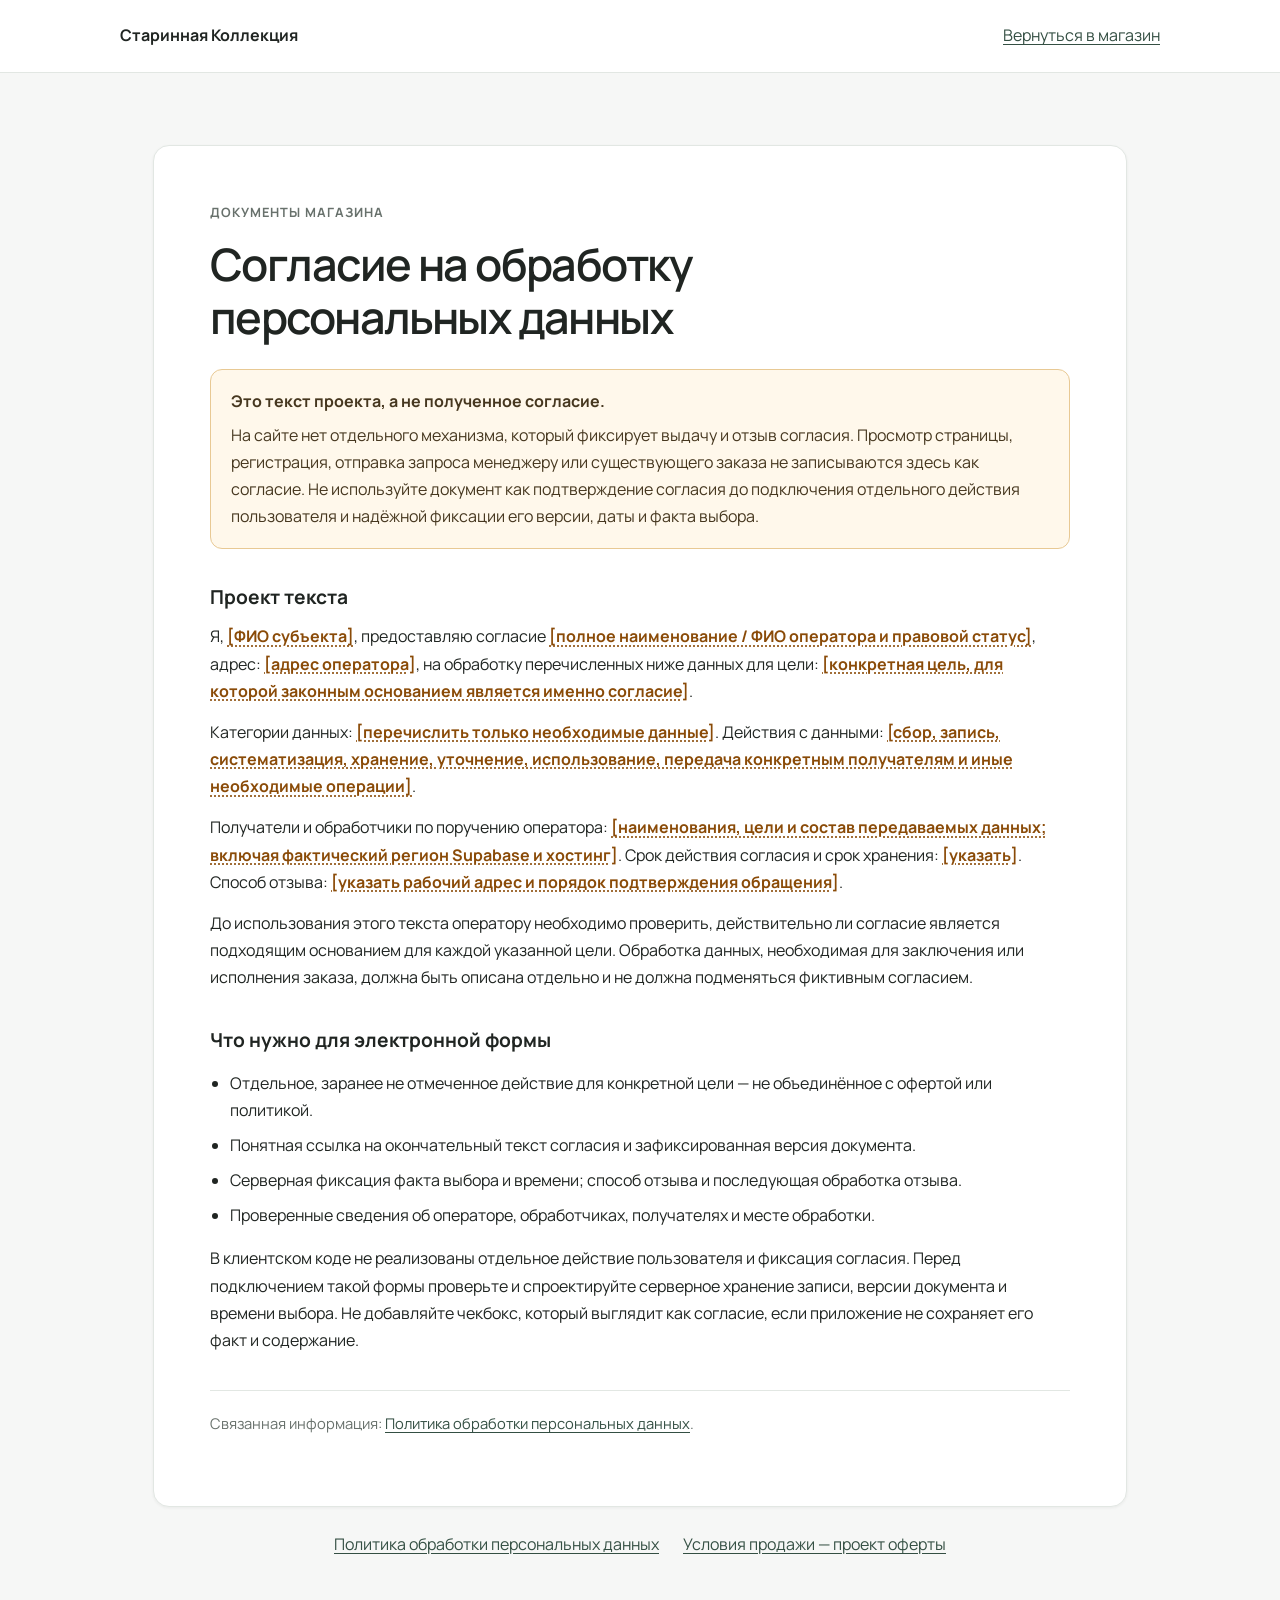
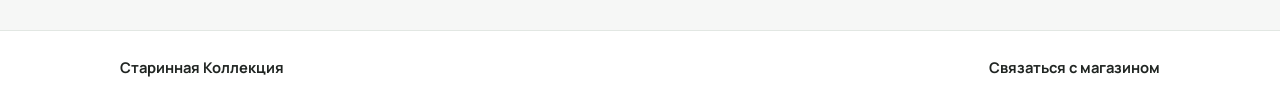
<file: personal-data-consent.html>
<!DOCTYPE html>
<html lang="ru">
<head>
    <meta charset="UTF-8">
    <meta name="viewport" content="width=device-width, initial-scale=1">
    <meta name="description" content="Проект отдельного согласия на обработку персональных данных для сайта «Старинная Коллекция».">
    <title>Согласие на обработку персональных данных — Старинная Коллекция</title>
    <link rel="preconnect" href="https://fonts.googleapis.com">
    <link rel="preconnect" href="https://fonts.gstatic.com" crossorigin>
    <link href="https://fonts.googleapis.com/css2?family=Manrope:wght@400;500;600;700&display=swap" rel="stylesheet">
    <link rel="stylesheet" href="css/design-system.css">
    <link rel="stylesheet" href="css/legal.css">
</head>
<body class="legal-page">
    <header class="legal-header">
        <div class="legal-shell">
            <a class="legal-brand" href="index.html">Старинная Коллекция</a>
            <a class="legal-back" href="index.html">Вернуться в магазин</a>
        </div>
    </header>
    <main class="legal-shell legal-main">
        <article class="legal-document">
            <p class="legal-eyebrow">Документы магазина</p>
            <h1>Согласие на обработку персональных данных</h1>
            <aside class="legal-status" role="note">
                <strong>Это текст проекта, а не полученное согласие.</strong>
                <span>На сайте нет отдельного механизма, который фиксирует выдачу и отзыв согласия. Просмотр страницы, регистрация, отправка запроса менеджеру или существующего заказа не записываются здесь как согласие. Не используйте документ как подтверждение согласия до подключения отдельного действия пользователя и надёжной фиксации его версии, даты и факта выбора.</span>
            </aside>

            <section>
                <h2>Проект текста</h2>
                <p>Я, <span class="legal-placeholder">[ФИО субъекта]</span>, предоставляю согласие <span class="legal-placeholder">[полное наименование / ФИО оператора и правовой статус]</span>, адрес: <span class="legal-placeholder">[адрес оператора]</span>, на обработку перечисленных ниже данных для цели: <span class="legal-placeholder">[конкретная цель, для которой законным основанием является именно согласие]</span>.</p>
                <p>Категории данных: <span class="legal-placeholder">[перечислить только необходимые данные]</span>. Действия с данными: <span class="legal-placeholder">[сбор, запись, систематизация, хранение, уточнение, использование, передача конкретным получателям и иные необходимые операции]</span>.</p>
                <p>Получатели и обработчики по поручению оператора: <span class="legal-placeholder">[наименования, цели и состав передаваемых данных; включая фактический регион Supabase и хостинг]</span>. Срок действия согласия и срок хранения: <span class="legal-placeholder">[указать]</span>. Способ отзыва: <span class="legal-placeholder">[указать рабочий адрес и порядок подтверждения обращения]</span>.</p>
                <p>До использования этого текста оператору необходимо проверить, действительно ли согласие является подходящим основанием для каждой указанной цели. Обработка данных, необходимая для заключения или исполнения заказа, должна быть описана отдельно и не должна подменяться фиктивным согласием.</p>
            </section>

            <section>
                <h2>Что нужно для электронной формы</h2>
                <ul>
                    <li>Отдельное, заранее не отмеченное действие для конкретной цели — не объединённое с офертой или политикой.</li>
                    <li>Понятная ссылка на окончательный текст согласия и зафиксированная версия документа.</li>
                    <li>Серверная фиксация факта выбора и времени; способ отзыва и последующая обработка отзыва.</li>
                    <li>Проверенные сведения об операторе, обработчиках, получателях и месте обработки.</li>
                </ul>
                <p>В клиентском коде не реализованы отдельное действие пользователя и фиксация согласия. Перед подключением такой формы проверьте и спроектируйте серверное хранение записи, версии документа и времени выбора. Не добавляйте чекбокс, который выглядит как согласие, если приложение не сохраняет его факт и содержание.</p>
            </section>

            <p class="legal-updated">Связанная информация: <a href="privacy-policy.html">Политика обработки персональных данных</a>.</p>
        </article>
        <nav class="legal-document-nav" aria-label="Другие документы">
            <a href="privacy-policy.html">Политика обработки персональных данных</a>
            <a href="public-offer.html">Условия продажи — проект оферты</a>
        </nav>
    </main>
    <footer class="legal-footer"><div class="legal-shell"><a href="index.html">Старинная Коллекция</a><a href="mailto:info@antique-shop.ru">Связаться с магазином</a></div></footer>
</body>
</html>
</file>
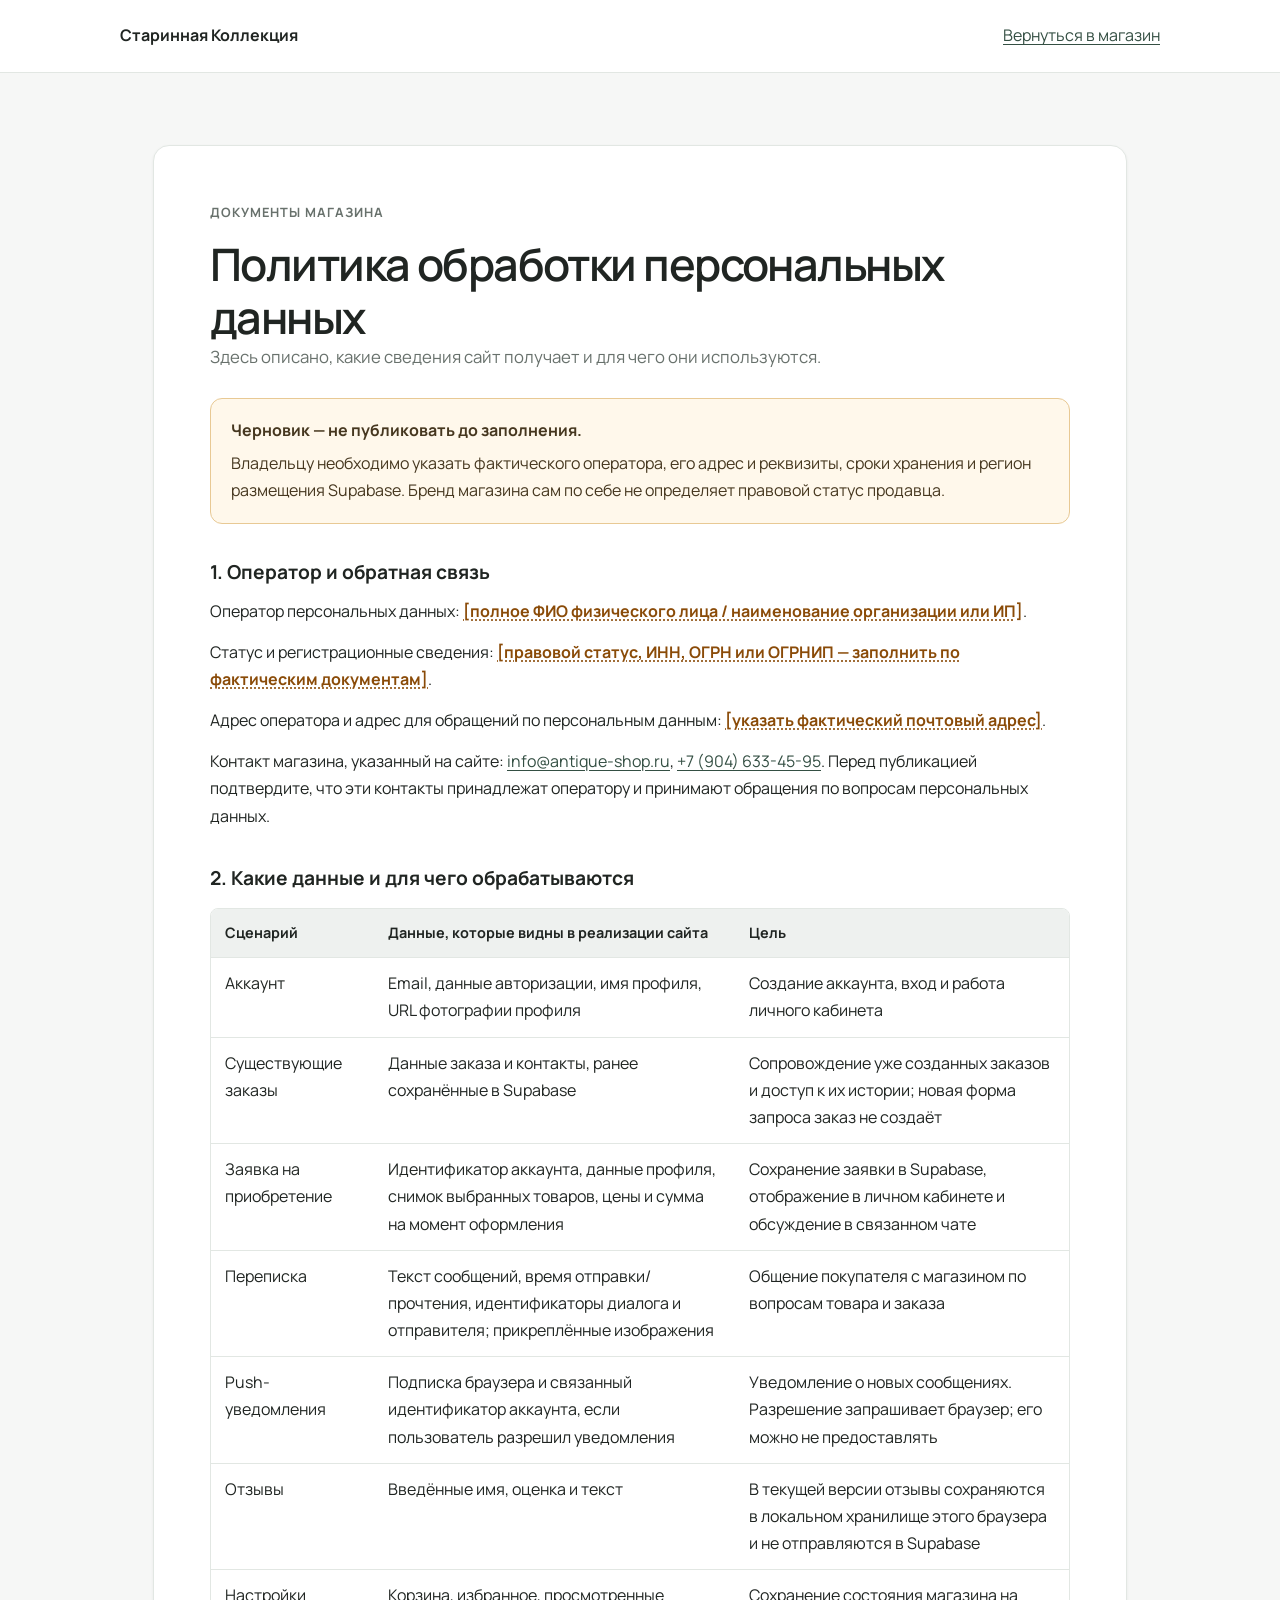
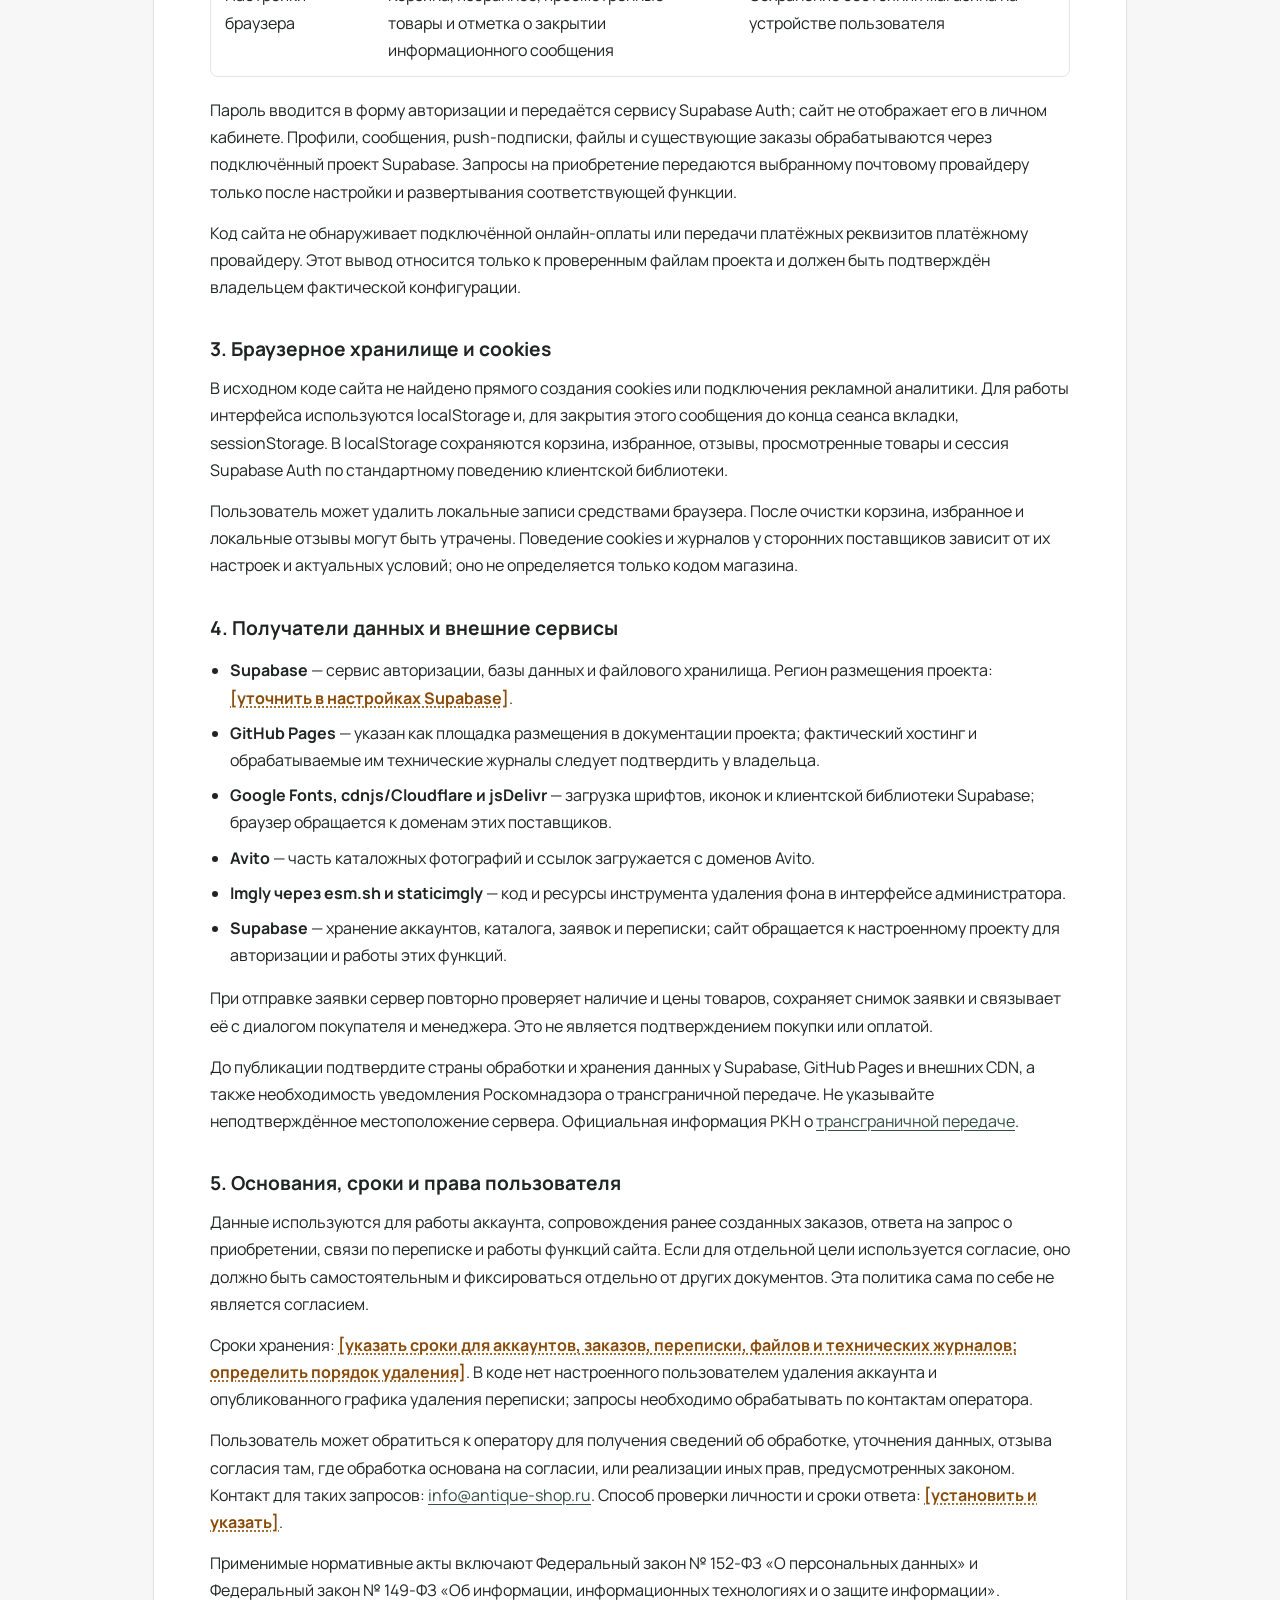
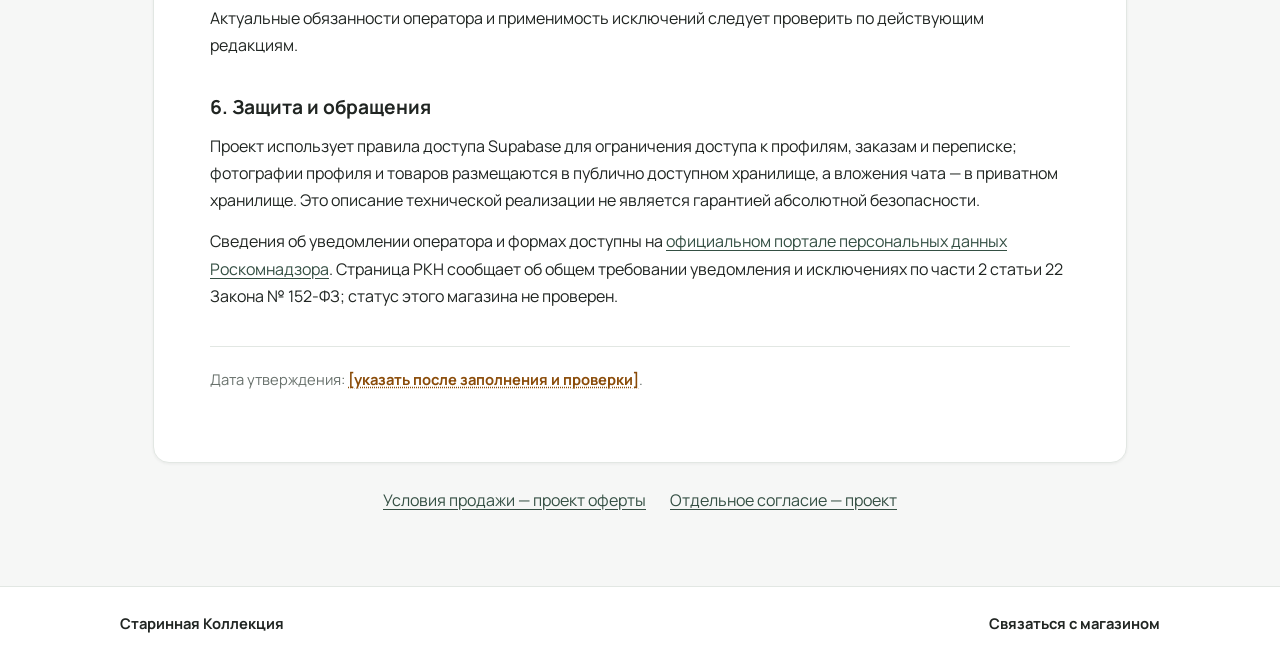
<file: privacy-policy.html>
<!DOCTYPE html>
<html lang="ru">
<head>
    <meta charset="UTF-8">
    <meta name="viewport" content="width=device-width, initial-scale=1">
    <meta name="description" content="Информация об обработке персональных данных на сайте «Старинная Коллекция».">
    <title>Политика обработки персональных данных — Старинная Коллекция</title>
    <link rel="preconnect" href="https://fonts.googleapis.com">
    <link rel="preconnect" href="https://fonts.gstatic.com" crossorigin>
    <link href="https://fonts.googleapis.com/css2?family=Manrope:wght@400;500;600;700&display=swap" rel="stylesheet">
    <link rel="stylesheet" href="css/design-system.css">
    <link rel="stylesheet" href="css/legal.css">
</head>
<body class="legal-page">
    <header class="legal-header">
        <div class="legal-shell">
            <a class="legal-brand" href="index.html">Старинная Коллекция</a>
            <a class="legal-back" href="index.html">Вернуться в магазин</a>
        </div>
    </header>
    <main class="legal-shell legal-main">
        <article class="legal-document">
            <p class="legal-eyebrow">Документы магазина</p>
            <h1>Политика обработки персональных данных</h1>
            <p class="legal-lead">Здесь описано, какие сведения сайт получает и для чего они используются.</p>
            <aside class="legal-status" role="note">
                <strong>Черновик — не публиковать до заполнения.</strong>
                <span>Владельцу необходимо указать фактического оператора, его адрес и реквизиты, сроки хранения и регион размещения Supabase. Бренд магазина сам по себе не определяет правовой статус продавца.</span>
            </aside>

            <section>
                <h2>1. Оператор и обратная связь</h2>
                <p>Оператор персональных данных: <span class="legal-placeholder">[полное ФИО физического лица / наименование организации или ИП]</span>.</p>
                <p>Статус и регистрационные сведения: <span class="legal-placeholder">[правовой статус, ИНН, ОГРН или ОГРНИП — заполнить по фактическим документам]</span>.</p>
                <p>Адрес оператора и адрес для обращений по персональным данным: <span class="legal-placeholder">[указать фактический почтовый адрес]</span>.</p>
                <p>Контакт магазина, указанный на сайте: <a href="mailto:info@antique-shop.ru">info@antique-shop.ru</a>, <a href="tel:+79046334595">+7 (904) 633-45-95</a>. Перед публикацией подтвердите, что эти контакты принадлежат оператору и принимают обращения по вопросам персональных данных.</p>
            </section>

            <section>
                <h2>2. Какие данные и для чего обрабатываются</h2>
                <div class="legal-table-wrap">
                    <table>
                        <thead><tr><th>Сценарий</th><th>Данные, которые видны в реализации сайта</th><th>Цель</th></tr></thead>
                        <tbody>
                            <tr><td>Аккаунт</td><td>Email, данные авторизации, имя профиля, URL фотографии профиля</td><td>Создание аккаунта, вход и работа личного кабинета</td></tr>
                            <tr><td>Существующие заказы</td><td>Данные заказа и контакты, ранее сохранённые в Supabase</td><td>Сопровождение уже созданных заказов и доступ к их истории; новая форма запроса заказ не создаёт</td></tr>
                            <tr><td>Заявка на приобретение</td><td>Идентификатор аккаунта, данные профиля, снимок выбранных товаров, цены и сумма на момент оформления</td><td>Сохранение заявки в Supabase, отображение в личном кабинете и обсуждение в связанном чате</td></tr>
                            <tr><td>Переписка</td><td>Текст сообщений, время отправки/прочтения, идентификаторы диалога и отправителя; прикреплённые изображения</td><td>Общение покупателя с магазином по вопросам товара и заказа</td></tr>
                            <tr><td>Push-уведомления</td><td>Подписка браузера и связанный идентификатор аккаунта, если пользователь разрешил уведомления</td><td>Уведомление о новых сообщениях. Разрешение запрашивает браузер; его можно не предоставлять</td></tr>
                            <tr><td>Отзывы</td><td>Введённые имя, оценка и текст</td><td>В текущей версии отзывы сохраняются в локальном хранилище этого браузера и не отправляются в Supabase</td></tr>
                            <tr><td>Настройки браузера</td><td>Корзина, избранное, просмотренные товары и отметка о закрытии информационного сообщения</td><td>Сохранение состояния магазина на устройстве пользователя</td></tr>
                        </tbody>
                    </table>
                </div>
                <p>Пароль вводится в форму авторизации и передаётся сервису Supabase Auth; сайт не отображает его в личном кабинете. Профили, сообщения, push-подписки, файлы и существующие заказы обрабатываются через подключённый проект Supabase. Запросы на приобретение передаются выбранному почтовому провайдеру только после настройки и развертывания соответствующей функции.</p>
                <p>Код сайта не обнаруживает подключённой онлайн-оплаты или передачи платёжных реквизитов платёжному провайдеру. Этот вывод относится только к проверенным файлам проекта и должен быть подтверждён владельцем фактической конфигурации.</p>
            </section>

            <section>
                <h2>3. Браузерное хранилище и cookies</h2>
                <p>В исходном коде сайта не найдено прямого создания cookies или подключения рекламной аналитики. Для работы интерфейса используются localStorage и, для закрытия этого сообщения до конца сеанса вкладки, sessionStorage. В localStorage сохраняются корзина, избранное, отзывы, просмотренные товары и сессия Supabase Auth по стандартному поведению клиентской библиотеки.</p>
                <p>Пользователь может удалить локальные записи средствами браузера. После очистки корзина, избранное и локальные отзывы могут быть утрачены. Поведение cookies и журналов у сторонних поставщиков зависит от их настроек и актуальных условий; оно не определяется только кодом магазина.</p>
            </section>

            <section>
                <h2>4. Получатели данных и внешние сервисы</h2>
                <ul>
                    <li><strong>Supabase</strong> — сервис авторизации, базы данных и файлового хранилища. Регион размещения проекта: <span class="legal-placeholder">[уточнить в настройках Supabase]</span>.</li>
                    <li><strong>GitHub Pages</strong> — указан как площадка размещения в документации проекта; фактический хостинг и обрабатываемые им технические журналы следует подтвердить у владельца.</li>
                    <li><strong>Google Fonts, cdnjs/Cloudflare и jsDelivr</strong> — загрузка шрифтов, иконок и клиентской библиотеки Supabase; браузер обращается к доменам этих поставщиков.</li>
                    <li><strong>Avito</strong> — часть каталожных фотографий и ссылок загружается с доменов Avito.</li>
                    <li><strong>Imgly через esm.sh и staticimgly</strong> — код и ресурсы инструмента удаления фона в интерфейсе администратора.</li>
                   <li><strong>Supabase</strong> — хранение аккаунтов, каталога, заявок и переписки; сайт обращается к настроенному проекту для авторизации и работы этих функций.</li>
                </ul>
                <p>При отправке заявки сервер повторно проверяет наличие и цены товаров, сохраняет снимок заявки и связывает её с диалогом покупателя и менеджера. Это не является подтверждением покупки или оплатой.</p>
                <p>До публикации подтвердите страны обработки и хранения данных у Supabase, GitHub Pages и внешних CDN, а также необходимость уведомления Роскомнадзора о трансграничной передаче. Не указывайте неподтверждённое местоположение сервера. Официальная информация РКН о <a href="https://pd.rkn.gov.ru/cross-border-transmission/" target="_blank" rel="noopener noreferrer">трансграничной передаче</a>.</p>
            </section>

            <section>
                <h2>5. Основания, сроки и права пользователя</h2>
                <p>Данные используются для работы аккаунта, сопровождения ранее созданных заказов, ответа на запрос о приобретении, связи по переписке и работы функций сайта. Если для отдельной цели используется согласие, оно должно быть самостоятельным и фиксироваться отдельно от других документов. Эта политика сама по себе не является согласием.</p>
                <p>Сроки хранения: <span class="legal-placeholder">[указать сроки для аккаунтов, заказов, переписки, файлов и технических журналов; определить порядок удаления]</span>. В коде нет настроенного пользователем удаления аккаунта и опубликованного графика удаления переписки; запросы необходимо обрабатывать по контактам оператора.</p>
                <p>Пользователь может обратиться к оператору для получения сведений об обработке, уточнения данных, отзыва согласия там, где обработка основана на согласии, или реализации иных прав, предусмотренных законом. Контакт для таких запросов: <a href="mailto:info@antique-shop.ru">info@antique-shop.ru</a>. Способ проверки личности и сроки ответа: <span class="legal-placeholder">[установить и указать]</span>.</p>
                <p>Применимые нормативные акты включают Федеральный закон № 152-ФЗ «О персональных данных» и Федеральный закон № 149-ФЗ «Об информации, информационных технологиях и о защите информации». Актуальные обязанности оператора и применимость исключений следует проверить по действующим редакциям.</p>
            </section>

            <section>
                <h2>6. Защита и обращения</h2>
                <p>Проект использует правила доступа Supabase для ограничения доступа к профилям, заказам и переписке; фотографии профиля и товаров размещаются в публично доступном хранилище, а вложения чата — в приватном хранилище. Это описание технической реализации не является гарантией абсолютной безопасности.</p>
                <p>Сведения об уведомлении оператора и формах доступны на <a href="https://pd.rkn.gov.ru/operators-registry/notification/" target="_blank" rel="noopener noreferrer">официальном портале персональных данных Роскомнадзора</a>. Страница РКН сообщает об общем требовании уведомления и исключениях по части 2 статьи 22 Закона № 152-ФЗ; статус этого магазина не проверен.</p>
            </section>

            <p class="legal-updated">Дата утверждения: <span class="legal-placeholder">[указать после заполнения и проверки]</span>.</p>
        </article>
        <nav class="legal-document-nav" aria-label="Другие документы">
            <a href="public-offer.html">Условия продажи — проект оферты</a>
            <a href="personal-data-consent.html">Отдельное согласие — проект</a>
        </nav>
    </main>
    <footer class="legal-footer"><div class="legal-shell"><a href="index.html">Старинная Коллекция</a><a href="mailto:info@antique-shop.ru">Связаться с магазином</a></div></footer>
</body>
</html>
</file>
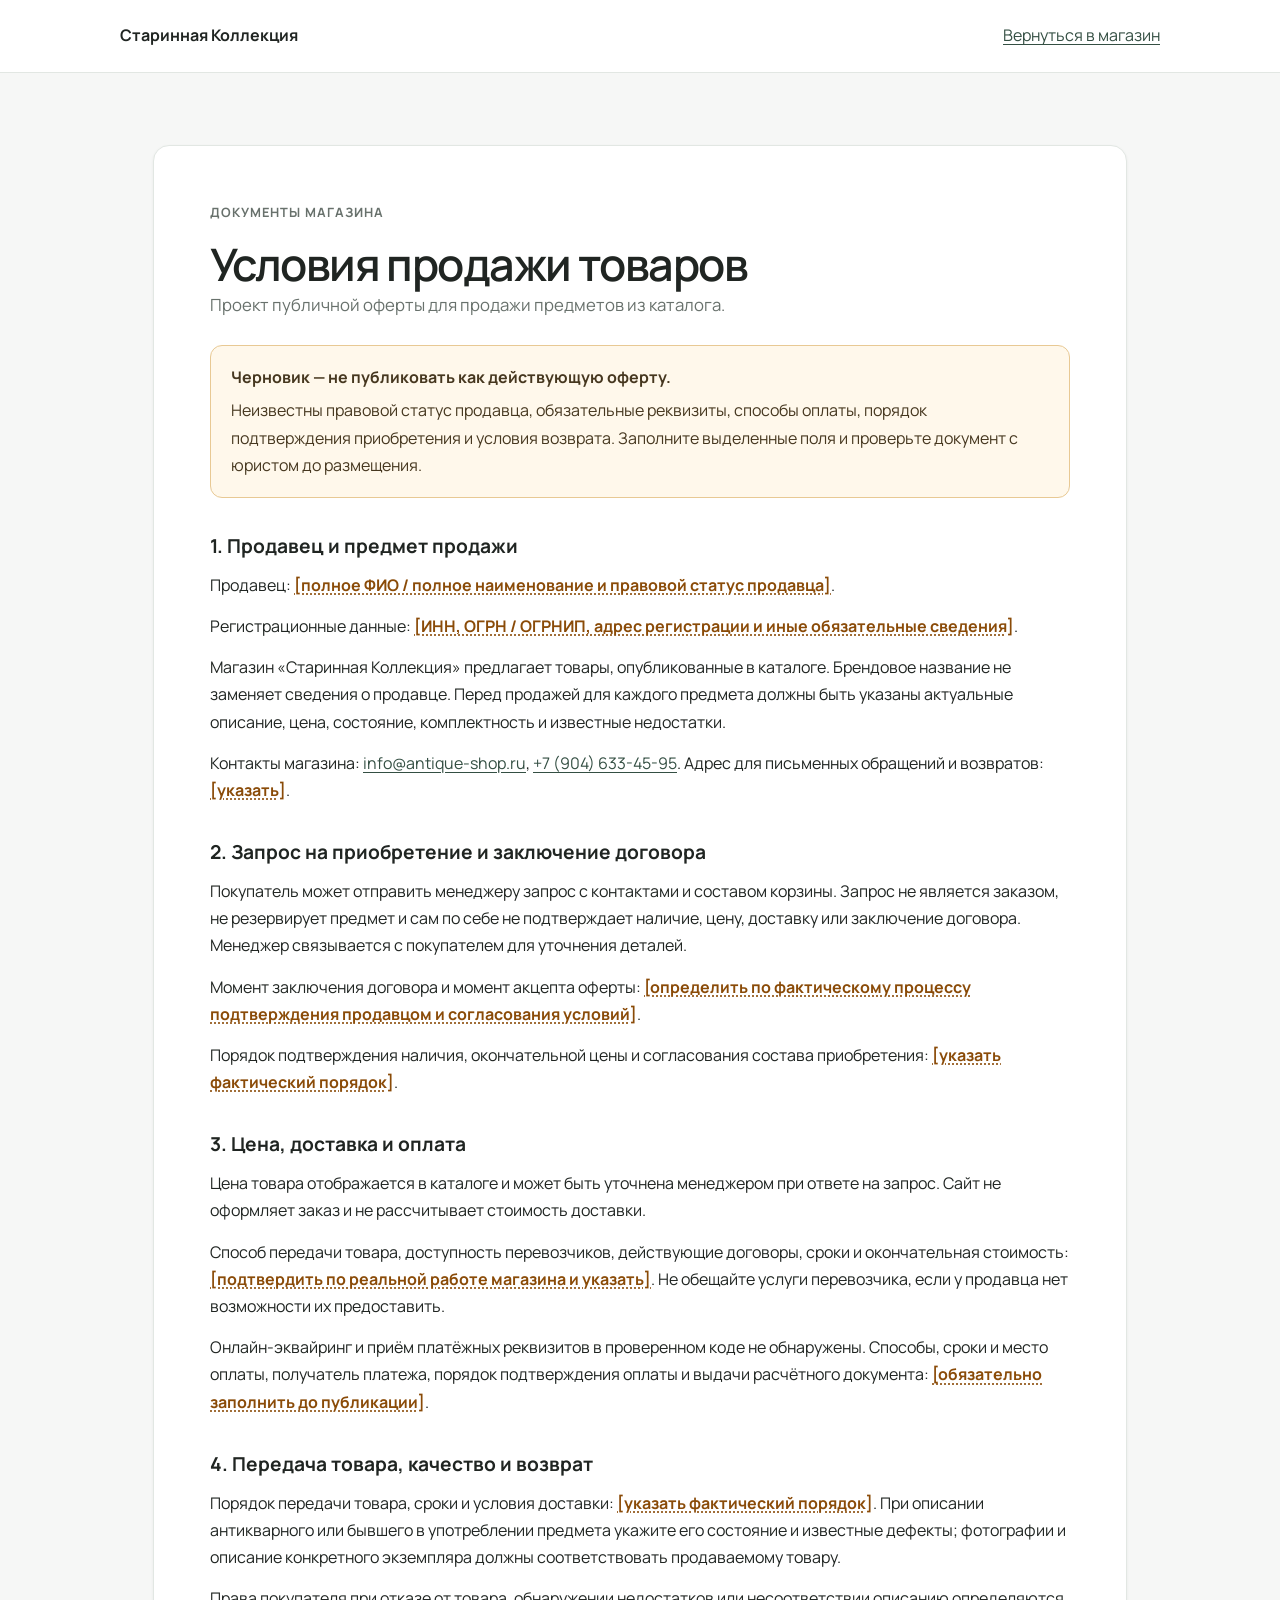
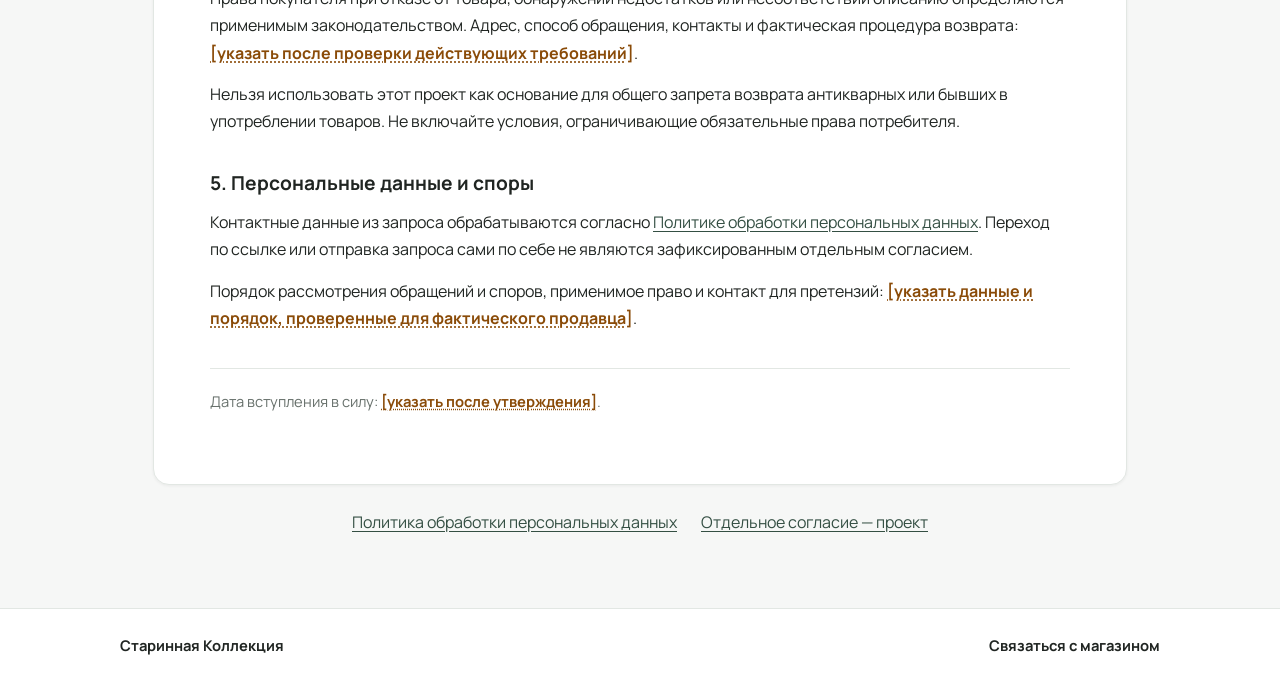
<file: public-offer.html>
<!DOCTYPE html>
<html lang="ru">
<head>
    <meta charset="UTF-8">
    <meta name="viewport" content="width=device-width, initial-scale=1">
    <meta name="description" content="Проект условий продажи товаров магазина «Старинная Коллекция».">
    <title>Условия продажи — Старинная Коллекция</title>
    <link rel="preconnect" href="https://fonts.googleapis.com">
    <link rel="preconnect" href="https://fonts.gstatic.com" crossorigin>
    <link href="https://fonts.googleapis.com/css2?family=Manrope:wght@400;500;600;700&display=swap" rel="stylesheet">
    <link rel="stylesheet" href="css/design-system.css">
    <link rel="stylesheet" href="css/legal.css">
</head>
<body class="legal-page">
    <header class="legal-header">
        <div class="legal-shell">
            <a class="legal-brand" href="index.html">Старинная Коллекция</a>
            <a class="legal-back" href="index.html">Вернуться в магазин</a>
        </div>
    </header>
    <main class="legal-shell legal-main">
        <article class="legal-document">
            <p class="legal-eyebrow">Документы магазина</p>
            <h1>Условия продажи товаров</h1>
            <p class="legal-lead">Проект публичной оферты для продажи предметов из каталога.</p>
            <aside class="legal-status" role="note">
                <strong>Черновик — не публиковать как действующую оферту.</strong>
                <span>Неизвестны правовой статус продавца, обязательные реквизиты, способы оплаты, порядок подтверждения приобретения и условия возврата. Заполните выделенные поля и проверьте документ с юристом до размещения.</span>
            </aside>

            <section>
                <h2>1. Продавец и предмет продажи</h2>
                <p>Продавец: <span class="legal-placeholder">[полное ФИО / полное наименование и правовой статус продавца]</span>.</p>
                <p>Регистрационные данные: <span class="legal-placeholder">[ИНН, ОГРН / ОГРНИП, адрес регистрации и иные обязательные сведения]</span>.</p>
                <p>Магазин «Старинная Коллекция» предлагает товары, опубликованные в каталоге. Брендовое название не заменяет сведения о продавце. Перед продажей для каждого предмета должны быть указаны актуальные описание, цена, состояние, комплектность и известные недостатки.</p>
                <p>Контакты магазина: <a href="mailto:info@antique-shop.ru">info@antique-shop.ru</a>, <a href="tel:+79046334595">+7 (904) 633-45-95</a>. Адрес для письменных обращений и возвратов: <span class="legal-placeholder">[указать]</span>.</p>
            </section>

            <section>
                <h2>2. Запрос на приобретение и заключение договора</h2>
                <p>Покупатель может отправить менеджеру запрос с контактами и составом корзины. Запрос не является заказом, не резервирует предмет и сам по себе не подтверждает наличие, цену, доставку или заключение договора. Менеджер связывается с покупателем для уточнения деталей.</p>
                <p>Момент заключения договора и момент акцепта оферты: <span class="legal-placeholder">[определить по фактическому процессу подтверждения продавцом и согласования условий]</span>.</p>
                <p>Порядок подтверждения наличия, окончательной цены и согласования состава приобретения: <span class="legal-placeholder">[указать фактический порядок]</span>.</p>
            </section>

            <section>
                <h2>3. Цена, доставка и оплата</h2>
                <p>Цена товара отображается в каталоге и может быть уточнена менеджером при ответе на запрос. Сайт не оформляет заказ и не рассчитывает стоимость доставки.</p>
                <p>Способ передачи товара, доступность перевозчиков, действующие договоры, сроки и окончательная стоимость: <span class="legal-placeholder">[подтвердить по реальной работе магазина и указать]</span>. Не обещайте услуги перевозчика, если у продавца нет возможности их предоставить.</p>
                <p>Онлайн-эквайринг и приём платёжных реквизитов в проверенном коде не обнаружены. Способы, сроки и место оплаты, получатель платежа, порядок подтверждения оплаты и выдачи расчётного документа: <span class="legal-placeholder">[обязательно заполнить до публикации]</span>.</p>
            </section>

            <section>
                <h2>4. Передача товара, качество и возврат</h2>
                <p>Порядок передачи товара, сроки и условия доставки: <span class="legal-placeholder">[указать фактический порядок]</span>. При описании антикварного или бывшего в употреблении предмета укажите его состояние и известные дефекты; фотографии и описание конкретного экземпляра должны соответствовать продаваемому товару.</p>
                <p>Права покупателя при отказе от товара, обнаружении недостатков или несоответствии описанию определяются применимым законодательством. Адрес, способ обращения, контакты и фактическая процедура возврата: <span class="legal-placeholder">[указать после проверки действующих требований]</span>.</p>
                <p>Нельзя использовать этот проект как основание для общего запрета возврата антикварных или бывших в употреблении товаров. Не включайте условия, ограничивающие обязательные права потребителя.</p>
            </section>

            <section>
                <h2>5. Персональные данные и споры</h2>
                <p>Контактные данные из запроса обрабатываются согласно <a href="privacy-policy.html">Политике обработки персональных данных</a>. Переход по ссылке или отправка запроса сами по себе не являются зафиксированным отдельным согласием.</p>
                <p>Порядок рассмотрения обращений и споров, применимое право и контакт для претензий: <span class="legal-placeholder">[указать данные и порядок, проверенные для фактического продавца]</span>.</p>
            </section>

            <p class="legal-updated">Дата вступления в силу: <span class="legal-placeholder">[указать после утверждения]</span>.</p>
        </article>
        <nav class="legal-document-nav" aria-label="Другие документы">
            <a href="privacy-policy.html">Политика обработки персональных данных</a>
            <a href="personal-data-consent.html">Отдельное согласие — проект</a>
        </nav>
    </main>
    <footer class="legal-footer"><div class="legal-shell"><a href="index.html">Старинная Коллекция</a><a href="mailto:info@antique-shop.ru">Связаться с магазином</a></div></footer>
</body>
</html>
</file>
<file: css/design-system.css>
/* Opt-in design tokens and components for future UI updates.
   Existing pages remain unchanged until they adopt the ds-* classes. */
:root {
    --ds-color-background: #f6f7f6;
    --ds-color-surface: #fff;
    --ds-color-surface-subtle: #eef1ef;
    --ds-color-text: #202522;
    --ds-color-text-muted: #68716c;
    --ds-color-accent: #344f43;
    --ds-color-accent-hover: #293f35;
    --ds-color-accent-subtle: #e9f0ec;
    --ds-color-border: #e2e7e3;
    --ds-color-error: #b54747;
    --ds-color-error-subtle: #fbefef;
    --ds-color-success: #2f6b4f;
    --ds-color-success-subtle: #edf5f0;
    --ds-color-focus: #6e8f7e;

    --ds-space-1: 4px;
    --ds-space-2: 8px;
    --ds-space-3: 12px;
    --ds-space-4: 16px;
    --ds-space-5: 24px;
    --ds-space-6: 32px;
    --ds-space-7: 48px;
    --ds-space-8: 64px;

    --ds-radius-sm: 8px;
    --ds-radius-md: 12px;
    --ds-radius-lg: 16px;
    --ds-radius-pill: 999px;

    --ds-shadow-sm: 0 1px 3px rgb(32 37 34 / 6%);
    --ds-shadow-md: 0 8px 24px rgb(32 37 34 / 10%);
    --ds-shadow-dialog: 0 24px 64px rgb(20 26 22 / 22%);

    --ds-font-family: "Manrope", system-ui, -apple-system, "Segoe UI", sans-serif;
    --ds-font-size-caption: 0.875rem;
    --ds-font-size-body: 1rem;
    --ds-font-size-card-title: 1.125rem;
    --ds-font-size-section-title: clamp(1.5rem, 2vw, 2rem);
    --ds-font-size-page-title: clamp(2rem, 4vw, 3rem);
    --ds-line-height-body: 1.5;
    --ds-line-height-heading: 1.2;

    --ds-duration-fast: 150ms;
    --ds-duration-normal: 200ms;
    --ds-duration-enter: 300ms;
    --ds-ease-standard: cubic-bezier(0.2, 0, 0, 1);
    --ds-transition-control: background-color var(--ds-duration-fast) var(--ds-ease-standard),
        border-color var(--ds-duration-fast) var(--ds-ease-standard),
        color var(--ds-duration-fast) var(--ds-ease-standard),
        box-shadow var(--ds-duration-fast) var(--ds-ease-standard),
        transform var(--ds-duration-fast) var(--ds-ease-standard);
}

.ds-text,
.ds-caption,
.ds-card-title,
.ds-section-title,
.ds-page-title {
    margin: 0;
    color: var(--ds-color-text);
    font-family: var(--ds-font-family);
    font-style: normal;
}

.ds-text {
    font-size: var(--ds-font-size-body);
    font-weight: 400;
    line-height: var(--ds-line-height-body);
}

.ds-text--muted {
    color: var(--ds-color-text-muted);
}

.ds-caption {
    color: var(--ds-color-text-muted);
    font-size: var(--ds-font-size-caption);
    line-height: var(--ds-line-height-body);
}

.ds-card-title {
    font-size: var(--ds-font-size-card-title);
    font-weight: 600;
    line-height: var(--ds-line-height-heading);
}

.ds-section-title,
.ds-page-title {
    font-weight: 600;
    line-height: var(--ds-line-height-heading);
}

.ds-section-title {
    font-size: var(--ds-font-size-section-title);
}

.ds-page-title {
    font-size: var(--ds-font-size-page-title);
}

.ds-button {
    display: inline-flex;
    min-height: 44px;
    align-items: center;
    justify-content: center;
    gap: var(--ds-space-2);
    padding: var(--ds-space-2) var(--ds-space-4);
    border: 1px solid transparent;
    border-radius: var(--ds-radius-sm);
    background: transparent;
    color: var(--ds-color-text);
    font: 600 var(--ds-font-size-body) / var(--ds-line-height-body) var(--ds-font-family);
    text-align: center;
    text-decoration: none;
    cursor: pointer;
    transition: var(--ds-transition-control);
}

.ds-button--primary {
    background: var(--ds-color-accent);
    color: var(--ds-color-surface);
}

.ds-button--primary:hover {
    background: var(--ds-color-accent-hover);
}

.ds-button--secondary {
    border-color: var(--ds-color-border);
    background: var(--ds-color-surface);
}

.ds-button--secondary:hover {
    border-color: var(--ds-color-accent);
    background: var(--ds-color-accent-subtle);
}

.ds-button--quiet:hover {
    background: var(--ds-color-surface-subtle);
}

.ds-button--danger {
    background: var(--ds-color-error);
    color: var(--ds-color-surface);
}

.ds-button--danger:hover {
    background: #983b3b;
}

.ds-button:active:not(:disabled) {
    transform: translateY(1px);
}

.ds-button:disabled,
.ds-button[aria-disabled="true"] {
    opacity: 0.55;
    cursor: not-allowed;
}

.ds-link {
    color: var(--ds-color-accent);
    text-decoration: underline;
    text-decoration-color: transparent;
    text-underline-offset: 0.2em;
    transition: color var(--ds-duration-fast) var(--ds-ease-standard),
        text-decoration-color var(--ds-duration-fast) var(--ds-ease-standard);
}

.ds-link:hover {
    color: var(--ds-color-accent-hover);
    text-decoration-color: currentColor;
}

.ds-input,
.ds-select,
.ds-textarea {
    width: 100%;
    min-height: 44px;
    padding: var(--ds-space-2) var(--ds-space-3);
    border: 1px solid var(--ds-color-border);
    border-radius: var(--ds-radius-sm);
    background: var(--ds-color-surface);
    color: var(--ds-color-text);
    font: 400 var(--ds-font-size-body) / var(--ds-line-height-body) var(--ds-font-family);
    transition: border-color var(--ds-duration-fast) var(--ds-ease-standard),
        box-shadow var(--ds-duration-fast) var(--ds-ease-standard),
        background-color var(--ds-duration-fast) var(--ds-ease-standard);
}

.ds-textarea {
    min-height: 112px;
    resize: vertical;
}

.ds-input::placeholder,
.ds-textarea::placeholder {
    color: var(--ds-color-text-muted);
    opacity: 0.8;
}

.ds-input:disabled,
.ds-select:disabled,
.ds-textarea:disabled {
    background: var(--ds-color-surface-subtle);
    color: var(--ds-color-text-muted);
    cursor: not-allowed;
}

.ds-input[aria-invalid="true"],
.ds-select[aria-invalid="true"],
.ds-textarea[aria-invalid="true"],
.ds-input.is-error,
.ds-select.is-error,
.ds-textarea.is-error {
    border-color: var(--ds-color-error);
}

.ds-field-error {
    color: var(--ds-color-error);
    font: 500 var(--ds-font-size-caption) / var(--ds-line-height-body) var(--ds-font-family);
}

.ds-checkbox,
.ds-radio {
    width: 18px;
    height: 18px;
    accent-color: var(--ds-color-accent);
    vertical-align: middle;
    cursor: pointer;
}

.ds-checkbox:disabled,
.ds-radio:disabled {
    cursor: not-allowed;
}

.ds-card {
    border: 1px solid var(--ds-color-border);
    border-radius: var(--ds-radius-md);
    background: var(--ds-color-surface);
    color: var(--ds-color-text);
    box-shadow: var(--ds-shadow-sm);
}

.ds-card--interactive {
    transition: border-color var(--ds-duration-normal) var(--ds-ease-standard),
        box-shadow var(--ds-duration-normal) var(--ds-ease-standard),
        transform var(--ds-duration-normal) var(--ds-ease-standard);
}

.ds-card--interactive:hover {
    border-color: #cbd6cf;
    box-shadow: var(--ds-shadow-md);
    transform: translateY(-2px);
}

.ds-badge {
    display: inline-flex;
    min-height: 24px;
    align-items: center;
    padding: 2px var(--ds-space-2);
    border-radius: var(--ds-radius-pill);
    background: var(--ds-color-surface-subtle);
    color: var(--ds-color-text-muted);
    font: 600 var(--ds-font-size-caption) / 1.2 var(--ds-font-family);
}

.ds-badge--accent {
    background: var(--ds-color-accent-subtle);
    color: var(--ds-color-accent);
}

.ds-notice {
    padding: var(--ds-space-3) var(--ds-space-4);
    border: 1px solid var(--ds-color-border);
    border-radius: var(--ds-radius-sm);
    background: var(--ds-color-surface);
    color: var(--ds-color-text);
}

.ds-notice--error {
    border-color: #e8caca;
    background: var(--ds-color-error-subtle);
    color: var(--ds-color-error);
}

.ds-notice--success {
    border-color: #cfe2d5;
    background: var(--ds-color-success-subtle);
    color: var(--ds-color-success);
}

dialog.ds-modal {
    width: min(100% - 32px, 520px);
    max-height: min(85vh, 720px);
    padding: var(--ds-space-6);
    overflow: auto;
    border: 1px solid var(--ds-color-border);
    border-radius: var(--ds-radius-lg);
    background: var(--ds-color-surface);
    color: var(--ds-color-text);
    box-shadow: var(--ds-shadow-dialog);
    font-family: var(--ds-font-family);
}

dialog.ds-modal::backdrop {
    background: rgb(20 26 22 / 48%);
}

.ds-divider {
    height: 1px;
    border: 0;
    background: var(--ds-color-border);
}

.ds-motion-in {
    animation: ds-fade-up var(--ds-duration-enter) var(--ds-ease-standard) both;
}

.ds-button:focus-visible,
.ds-link:focus-visible,
.ds-input:focus-visible,
.ds-select:focus-visible,
.ds-textarea:focus-visible,
.ds-checkbox:focus-visible,
.ds-radio:focus-visible,
.ds-card--interactive:focus-visible {
    outline: 3px solid var(--ds-color-focus);
    outline-offset: 2px;
}

.ds-input:focus-visible,
.ds-select:focus-visible,
.ds-textarea:focus-visible {
    border-color: var(--ds-color-focus);
}

@keyframes ds-fade-up {
    from {
        opacity: 0;
        transform: translateY(8px);
    }

    to {
        opacity: 1;
        transform: translateY(0);
    }
}

@media (prefers-reduced-motion: reduce) {
    .ds-button,
    .ds-link,
    .ds-input,
    .ds-select,
    .ds-textarea,
    .ds-card--interactive {
        transition-duration: 0.01ms;
    }

    .ds-card--interactive:hover,
    .ds-button:active:not(:disabled) {
        transform: none;
    }

    .ds-motion-in {
        animation: none;
    }
}
</file>
<file: css/legal.css>
:root {
    color-scheme: light;
}

body.legal-page {
    min-width: 320px;
    margin: 0;
    background: var(--ds-color-background, #f6f7f6);
    color: var(--ds-color-text, #202522);
    font-family: var(--ds-font-family, "Manrope", system-ui, sans-serif);
    font-size: 16px;
    line-height: 1.7;
}

.legal-shell {
    width: min(100% - 40px, 1040px);
    margin-inline: auto;
}

.legal-header {
    border-bottom: 1px solid var(--ds-color-border, #e2e7e3);
    background: var(--ds-color-surface, #fff);
}

.legal-header .legal-shell,
.legal-footer .legal-shell {
    display: flex;
    min-height: 72px;
    align-items: center;
    justify-content: space-between;
    gap: 20px;
}

.legal-brand,
.legal-footer a {
    color: var(--ds-color-text, #202522);
    font-weight: 700;
    text-decoration: none;
}

.legal-back,
.legal-document a,
.legal-document-nav a {
    color: var(--ds-color-accent, #344f43);
    text-underline-offset: 0.18em;
}

.legal-main {
    padding-block: clamp(32px, 6vw, 72px);
}

.legal-document {
    max-width: 860px;
    margin-inline: auto;
    padding: clamp(24px, 5vw, 56px);
    border: 1px solid var(--ds-color-border, #e2e7e3);
    border-radius: var(--ds-radius-lg, 16px);
    background: var(--ds-color-surface, #fff);
    box-shadow: var(--ds-shadow-sm, 0 1px 3px rgb(32 37 34 / 6%));
}

.legal-eyebrow {
    margin: 0 0 10px;
    color: var(--ds-color-text-muted, #68716c);
    font-size: 0.8rem;
    font-weight: 700;
    letter-spacing: 0.08em;
    text-transform: uppercase;
}

.legal-document h1 {
    max-width: 760px;
    margin: 0;
    font-size: clamp(1.8rem, 4vw, 2.8rem);
    font-weight: 600;
    letter-spacing: -0.035em;
    line-height: 1.18;
}

.legal-lead {
    margin: 16px 0 28px;
    color: var(--ds-color-text-muted, #68716c);
    font-size: 1.05rem;
}

.legal-document section {
    margin-top: 36px;
}

.legal-document h2 {
    margin: 0 0 12px;
    font-size: 1.2rem;
    font-weight: 700;
    line-height: 1.35;
}

.legal-document p {
    margin: 0 0 14px;
}

.legal-document ul {
    padding-left: 1.25rem;
}

.legal-document li + li {
    margin-top: 8px;
}

.legal-status {
    display: grid;
    gap: 6px;
    margin-block: 26px;
    padding: 18px 20px;
    border: 1px solid #e8c994;
    border-radius: var(--ds-radius-md, 12px);
    background: #fff8eb;
    color: #46371f;
}

.legal-placeholder {
    color: #8a4b08;
    font-weight: 700;
    text-decoration: underline;
    text-decoration-style: dotted;
    text-underline-offset: 0.16em;
}

.legal-table-wrap {
    overflow-x: auto;
    margin-block: 16px 20px;
    border: 1px solid var(--ds-color-border, #e2e7e3);
    border-radius: var(--ds-radius-sm, 8px);
}

.legal-document table {
    width: 100%;
    min-width: 680px;
    border-collapse: collapse;
    text-align: left;
}

.legal-document th,
.legal-document td {
    padding: 12px 14px;
    border-bottom: 1px solid var(--ds-color-border, #e2e7e3);
    vertical-align: top;
}

.legal-document th {
    background: var(--ds-color-surface-subtle, #eef1ef);
    font-size: 0.9rem;
    font-weight: 700;
}

.legal-document tr:last-child td {
    border-bottom: 0;
}

.legal-updated {
    margin-top: 36px !important;
    padding-top: 20px;
    border-top: 1px solid var(--ds-color-border, #e2e7e3);
    color: var(--ds-color-text-muted, #68716c);
    font-size: 0.92rem;
}

.legal-document-nav {
    display: flex;
    flex-wrap: wrap;
    justify-content: center;
    gap: 12px 24px;
    margin: 24px auto 0;
}

.legal-footer {
    border-top: 1px solid var(--ds-color-border, #e2e7e3);
    background: var(--ds-color-surface, #fff);
    font-size: 0.92rem;
}

.legal-footer-links {
    display: flex;
    flex-wrap: wrap;
    justify-content: center;
    gap: 8px 20px;
    margin-top: 18px;
    font-size: 0.9rem;
}

.legal-footer-links a {
    color: var(--ds-color-accent, #344f43);
    text-underline-offset: 0.18em;
}

.legal-notice {
    position: fixed;
    z-index: 1000;
    right: 20px;
    bottom: 88px;
    left: 20px;
    display: flex;
    max-width: 900px;
    align-items: center;
    justify-content: space-between;
    gap: 20px;
    margin-inline: auto;
    padding: 16px 18px;
    border: 1px solid var(--ds-color-border, #e2e7e3);
    border-radius: var(--ds-radius-md, 12px);
    background: var(--ds-color-surface, #fff);
    box-shadow: var(--ds-shadow-md, 0 8px 24px rgb(32 37 34 / 10%));
}

.legal-notice[hidden] {
    display: none;
}

.legal-notice p {
    margin: 0;
    font-size: 0.9rem;
}

.legal-notice a {
    color: var(--ds-color-accent, #344f43);
}

.legal-notice button {
    flex: 0 0 auto;
    min-height: 42px;
    padding: 8px 14px;
    border: 1px solid var(--ds-color-border, #e2e7e3);
    border-radius: var(--ds-radius-sm, 8px);
    background: var(--ds-color-surface-subtle, #eef1ef);
    color: var(--ds-color-text, #202522);
    font: inherit;
    cursor: pointer;
}

.legal-notice button:focus-visible,
.legal-document a:focus-visible,
.legal-footer-links a:focus-visible,
.legal-back:focus-visible,
.legal-brand:focus-visible,
.legal-footer a:focus-visible,
.legal-document-nav a:focus-visible {
    outline: 3px solid var(--ds-color-focus, #6e8f7e);
    outline-offset: 3px;
}

@media (max-width: 600px) {
    .legal-shell {
        width: min(100% - 28px, 1040px);
    }

    .legal-header .legal-shell,
    .legal-footer .legal-shell {
        min-height: 64px;
    }

    .legal-brand {
        max-width: 55%;
        font-size: 0.92rem;
    }

    .legal-back {
        font-size: 0.88rem;
        text-align: right;
    }

    .legal-document {
        padding: 22px 18px;
        border-radius: var(--ds-radius-md, 12px);
    }

    .legal-status {
        padding: 15px;
    }

    .legal-notice {
        right: 10px;
        bottom: 82px;
        left: 10px;
        align-items: stretch;
        flex-direction: column;
        gap: 12px;
        padding: 14px;
    }

    .legal-notice button {
        width: 100%;
    }
}

@media (prefers-reduced-motion: reduce) {
    .legal-page *,
    .legal-page *::before,
    .legal-page *::after {
        scroll-behavior: auto !important;
        animation-duration: 0.01ms !important;
        animation-iteration-count: 1 !important;
        transition-duration: 0.01ms !important;
    }
}
</file>
